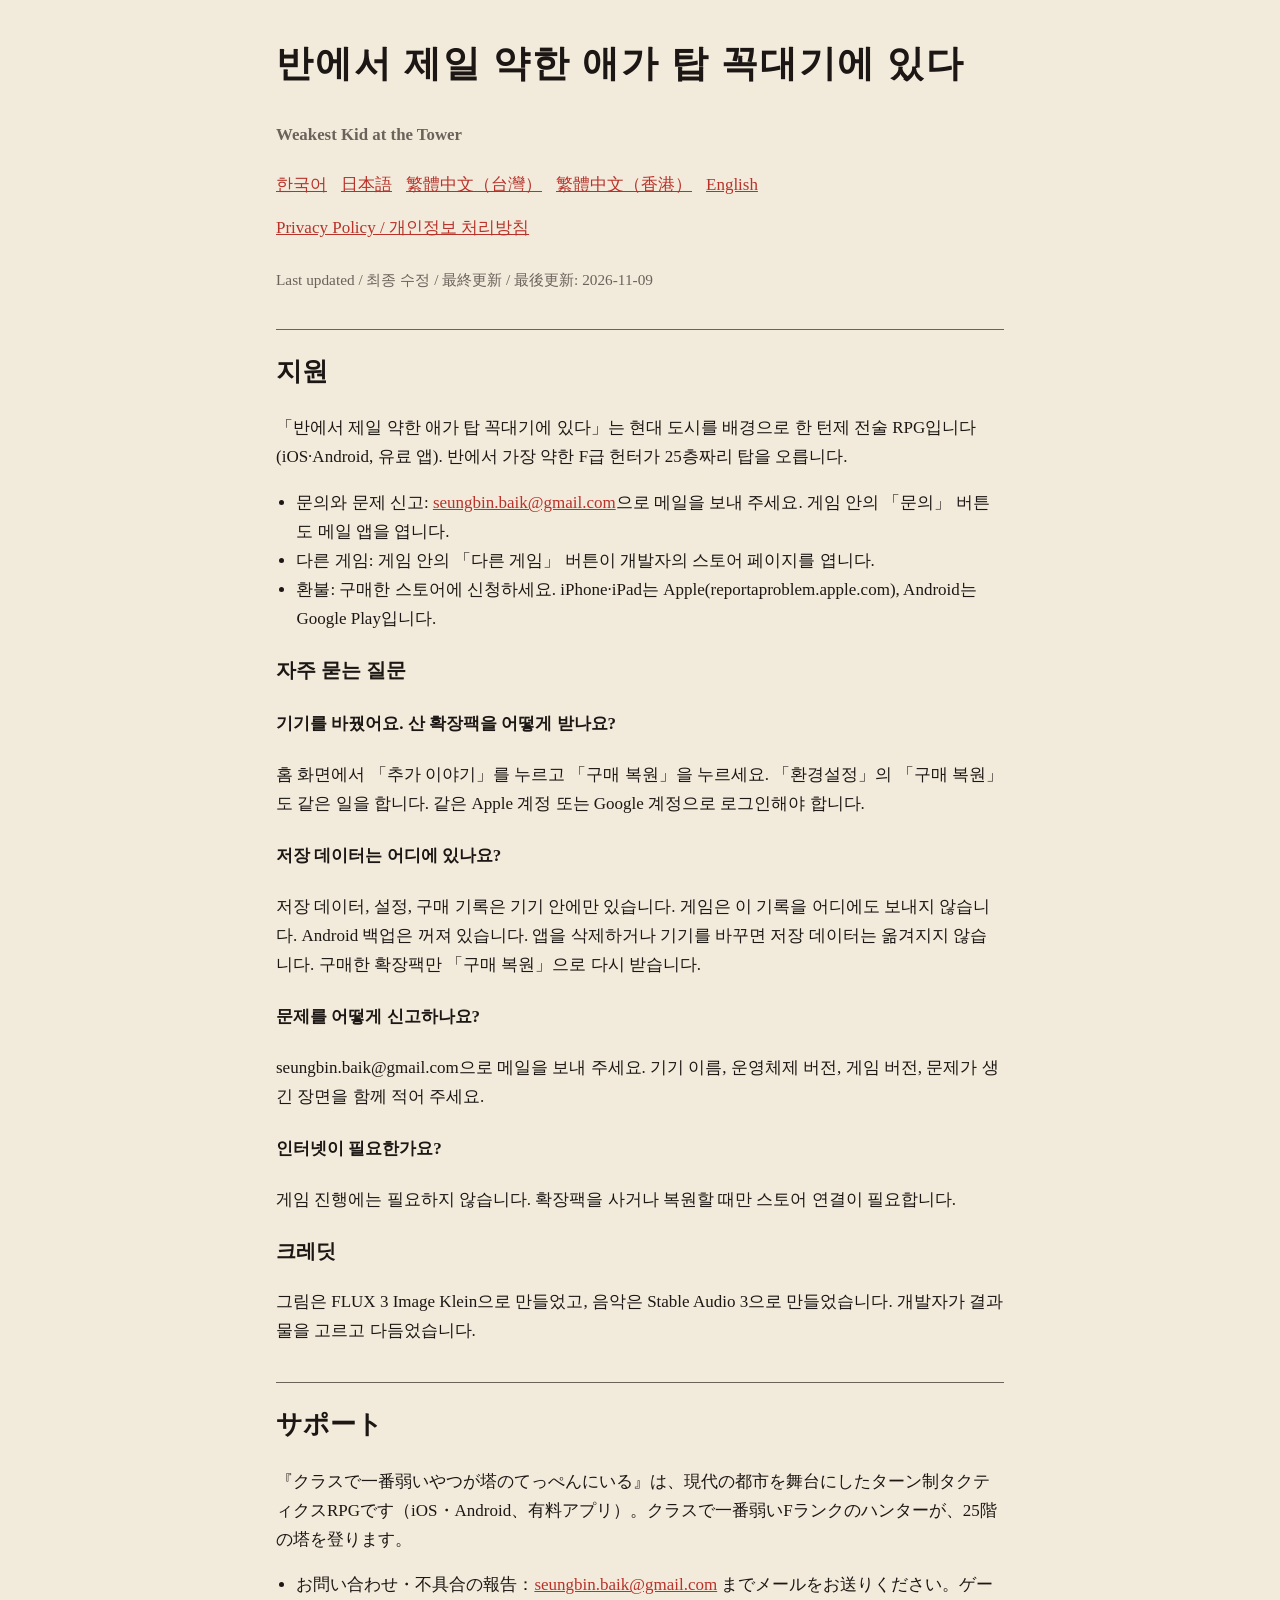
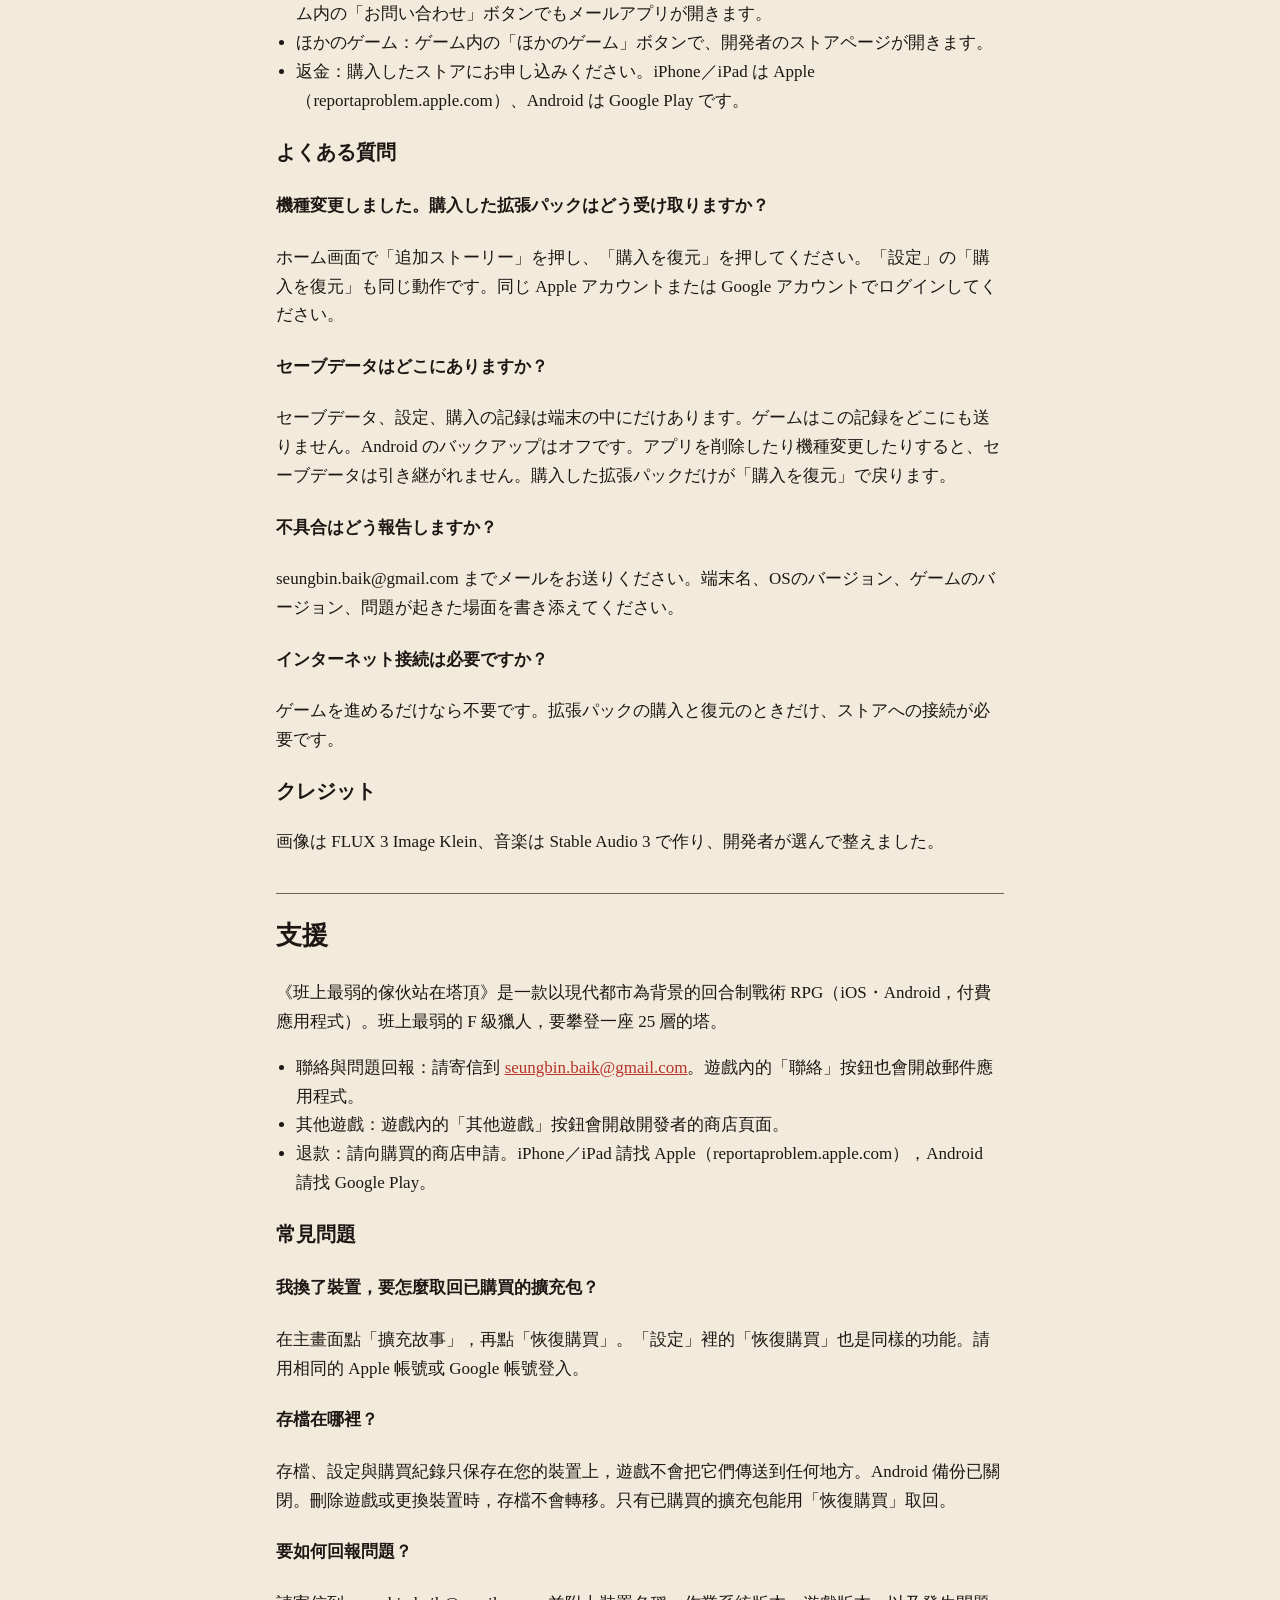
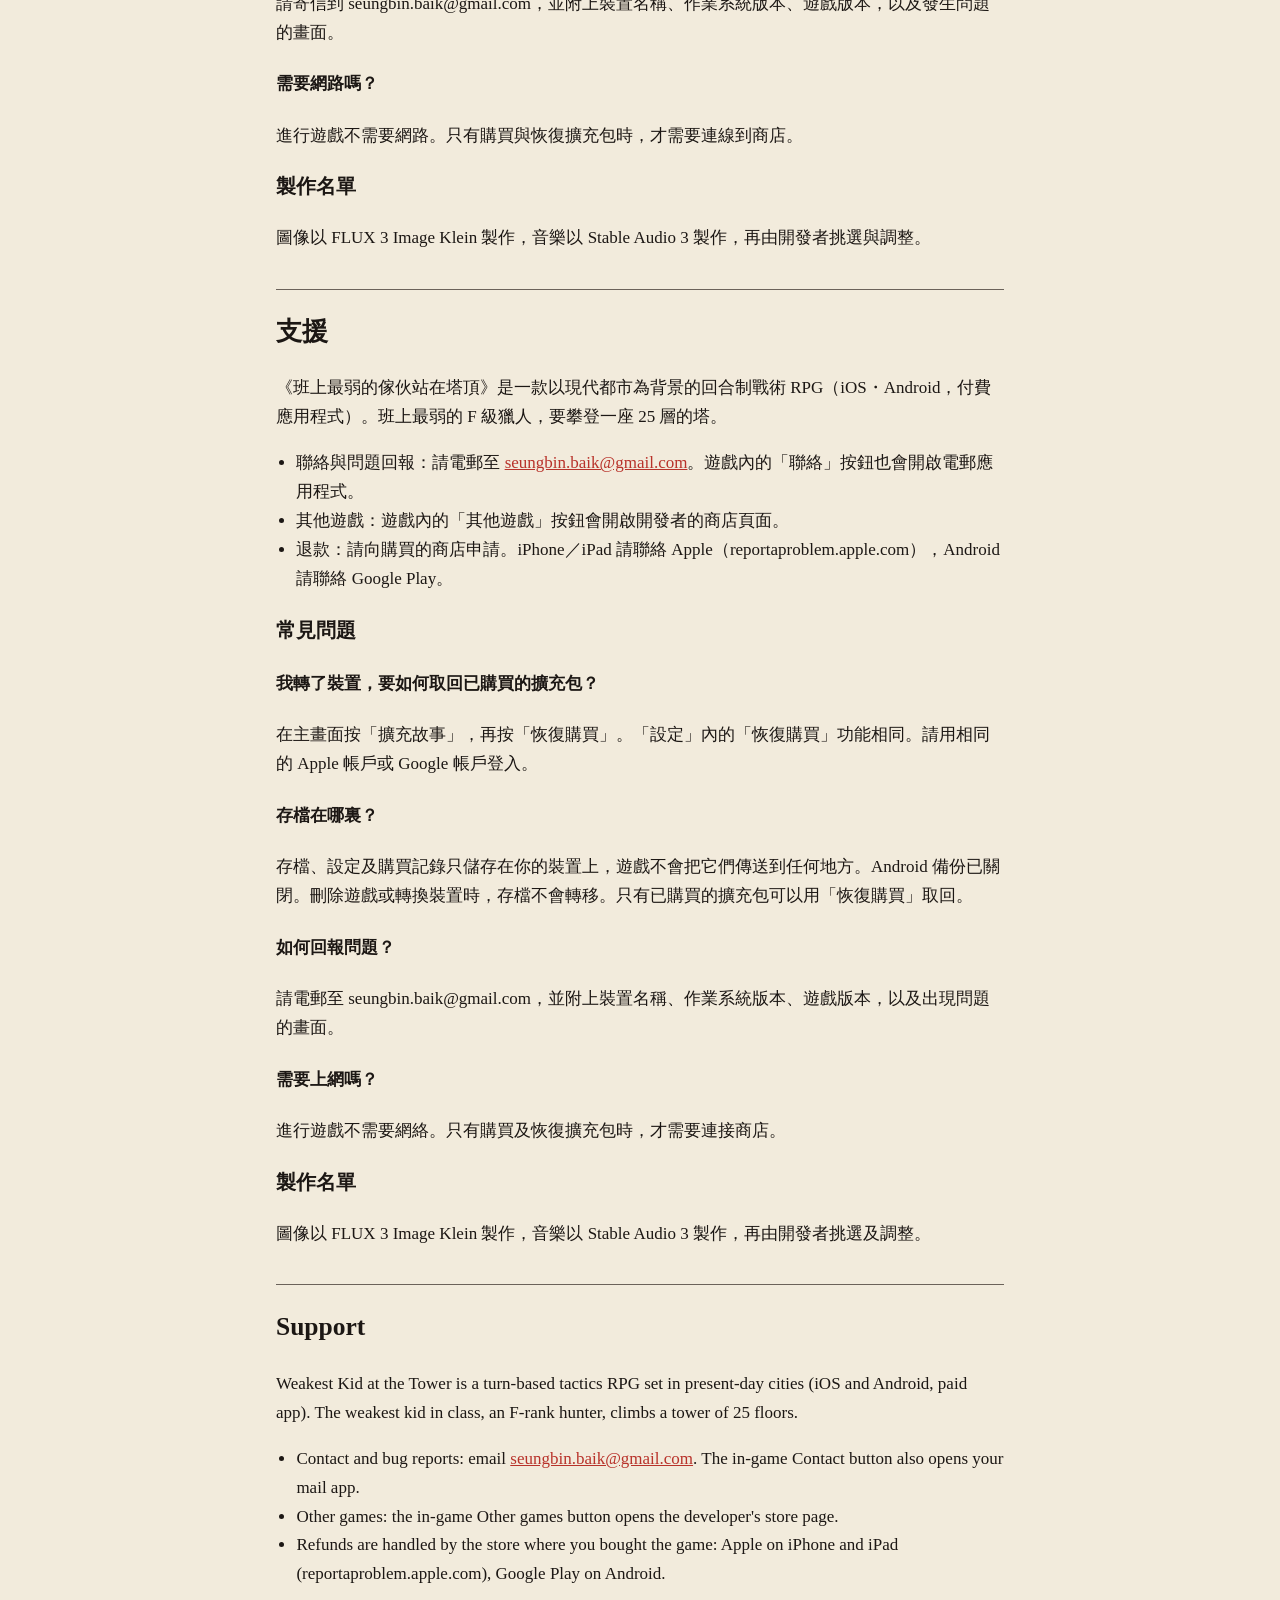
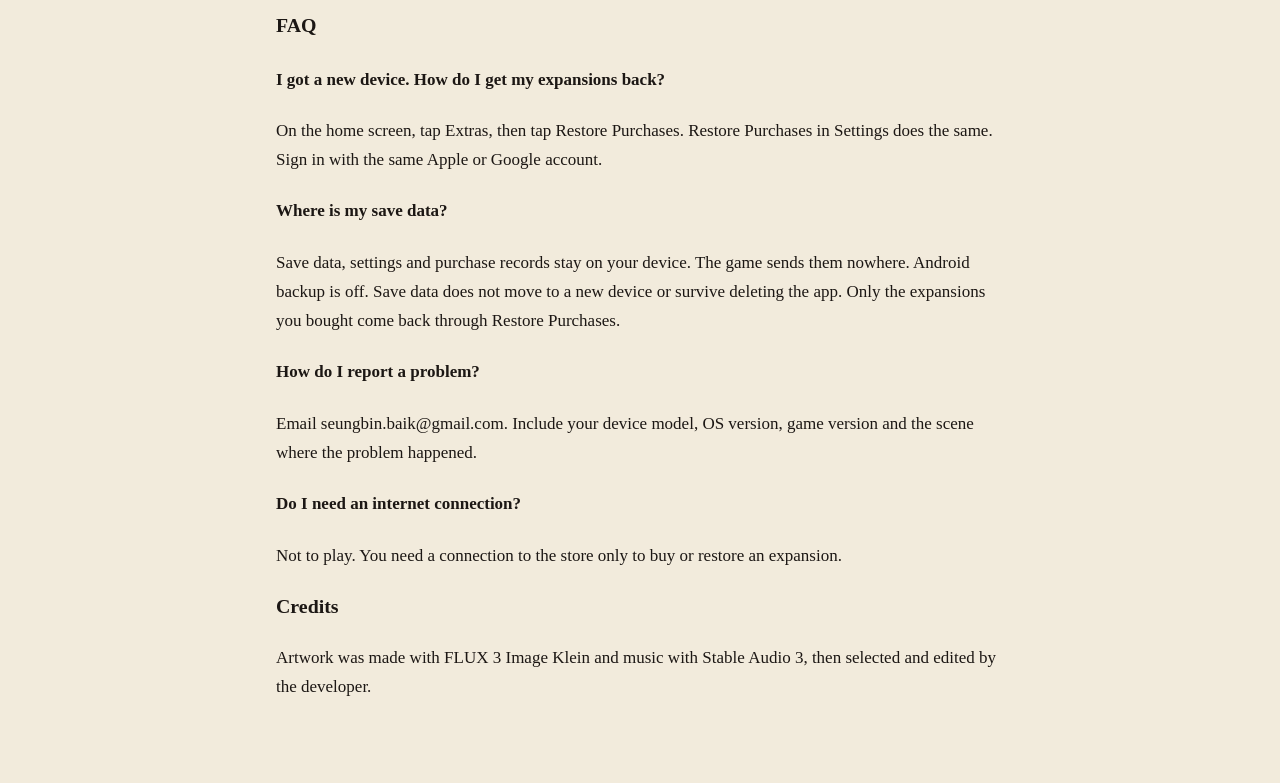
<file: index.html>
<!doctype html>
<html lang="en">
<head>
<meta charset="utf-8">
<meta name="viewport" content="width=device-width, initial-scale=1">
<title>Weakest Kid at the Tower · Support</title>
<link rel="stylesheet" href="style.css">
</head>
<body>
<main>
<h1>반에서 제일 약한 애가 탑 꼭대기에 있다 <small>Weakest Kid at the Tower</small></h1>
<nav><a href="#ko">한국어</a><a href="#ja">日本語</a><a href="#zh-tw">繁體中文（台灣）</a><a href="#zh-hk">繁體中文（香港）</a><a href="#en">English</a><a href="privacy.html">Privacy Policy / 개인정보 처리방침</a></nav>
<p class="lang">Last updated / 최종 수정 / 最終更新 / 最後更新: 2026-11-09</p>

<section id="ko" lang="ko">
<h2>지원</h2>
<p>「반에서 제일 약한 애가 탑 꼭대기에 있다」는 현대 도시를 배경으로 한 턴제 전술 RPG입니다(iOS·Android, 유료 앱). 반에서 가장 약한 F급 헌터가 25층짜리 탑을 오릅니다.</p>
<ul>
<li>문의와 문제 신고: <a href="mailto:seungbin.baik@gmail.com">seungbin.baik@gmail.com</a>으로 메일을 보내 주세요. 게임 안의 「문의」 버튼도 메일 앱을 엽니다.</li>
<li>다른 게임: 게임 안의 「다른 게임」 버튼이 개발자의 스토어 페이지를 엽니다.</li>
<li>환불: 구매한 스토어에 신청하세요. iPhone·iPad는 Apple(reportaproblem.apple.com), Android는 Google Play입니다.</li>
</ul>
<h3>자주 묻는 질문</h3>
<h4>기기를 바꿨어요. 산 확장팩을 어떻게 받나요?</h4>
<p>홈 화면에서 「추가 이야기」를 누르고 「구매 복원」을 누르세요. 「환경설정」의 「구매 복원」도 같은 일을 합니다. 같은 Apple 계정 또는 Google 계정으로 로그인해야 합니다.</p>
<h4>저장 데이터는 어디에 있나요?</h4>
<p>저장 데이터, 설정, 구매 기록은 기기 안에만 있습니다. 게임은 이 기록을 어디에도 보내지 않습니다. Android 백업은 꺼져 있습니다. 앱을 삭제하거나 기기를 바꾸면 저장 데이터는 옮겨지지 않습니다. 구매한 확장팩만 「구매 복원」으로 다시 받습니다.</p>
<h4>문제를 어떻게 신고하나요?</h4>
<p>seungbin.baik@gmail.com으로 메일을 보내 주세요. 기기 이름, 운영체제 버전, 게임 버전, 문제가 생긴 장면을 함께 적어 주세요.</p>
<h4>인터넷이 필요한가요?</h4>
<p>게임 진행에는 필요하지 않습니다. 확장팩을 사거나 복원할 때만 스토어 연결이 필요합니다.</p>
<h3>크레딧</h3>
<p>그림은 FLUX 3 Image Klein으로 만들었고, 음악은 Stable Audio 3으로 만들었습니다. 개발자가 결과물을 고르고 다듬었습니다.</p>
</section>

<section id="ja" lang="ja">
<h2>サポート</h2>
<p>『クラスで一番弱いやつが塔のてっぺんにいる』は、現代の都市を舞台にしたターン制タクティクスRPGです（iOS・Android、有料アプリ）。クラスで一番弱いFランクのハンターが、25階の塔を登ります。</p>
<ul>
<li>お問い合わせ・不具合の報告：<a href="mailto:seungbin.baik@gmail.com">seungbin.baik@gmail.com</a> までメールをお送りください。ゲーム内の「お問い合わせ」ボタンでもメールアプリが開きます。</li>
<li>ほかのゲーム：ゲーム内の「ほかのゲーム」ボタンで、開発者のストアページが開きます。</li>
<li>返金：購入したストアにお申し込みください。iPhone／iPad は Apple（reportaproblem.apple.com）、Android は Google Play です。</li>
</ul>
<h3>よくある質問</h3>
<h4>機種変更しました。購入した拡張パックはどう受け取りますか？</h4>
<p>ホーム画面で「追加ストーリー」を押し、「購入を復元」を押してください。「設定」の「購入を復元」も同じ動作です。同じ Apple アカウントまたは Google アカウントでログインしてください。</p>
<h4>セーブデータはどこにありますか？</h4>
<p>セーブデータ、設定、購入の記録は端末の中にだけあります。ゲームはこの記録をどこにも送りません。Android のバックアップはオフです。アプリを削除したり機種変更したりすると、セーブデータは引き継がれません。購入した拡張パックだけが「購入を復元」で戻ります。</p>
<h4>不具合はどう報告しますか？</h4>
<p>seungbin.baik@gmail.com までメールをお送りください。端末名、OSのバージョン、ゲームのバージョン、問題が起きた場面を書き添えてください。</p>
<h4>インターネット接続は必要ですか？</h4>
<p>ゲームを進めるだけなら不要です。拡張パックの購入と復元のときだけ、ストアへの接続が必要です。</p>
<h3>クレジット</h3>
<p>画像は FLUX 3 Image Klein、音楽は Stable Audio 3 で作り、開発者が選んで整えました。</p>
</section>

<section id="zh-tw" lang="zh-Hant-TW">
<h2>支援</h2>
<p>《班上最弱的傢伙站在塔頂》是一款以現代都市為背景的回合制戰術 RPG（iOS・Android，付費應用程式）。班上最弱的 F 級獵人，要攀登一座 25 層的塔。</p>
<ul>
<li>聯絡與問題回報：請寄信到 <a href="mailto:seungbin.baik@gmail.com">seungbin.baik@gmail.com</a>。遊戲內的「聯絡」按鈕也會開啟郵件應用程式。</li>
<li>其他遊戲：遊戲內的「其他遊戲」按鈕會開啟開發者的商店頁面。</li>
<li>退款：請向購買的商店申請。iPhone／iPad 請找 Apple（reportaproblem.apple.com），Android 請找 Google Play。</li>
</ul>
<h3>常見問題</h3>
<h4>我換了裝置，要怎麼取回已購買的擴充包？</h4>
<p>在主畫面點「擴充故事」，再點「恢復購買」。「設定」裡的「恢復購買」也是同樣的功能。請用相同的 Apple 帳號或 Google 帳號登入。</p>
<h4>存檔在哪裡？</h4>
<p>存檔、設定與購買紀錄只保存在您的裝置上，遊戲不會把它們傳送到任何地方。Android 備份已關閉。刪除遊戲或更換裝置時，存檔不會轉移。只有已購買的擴充包能用「恢復購買」取回。</p>
<h4>要如何回報問題？</h4>
<p>請寄信到 seungbin.baik@gmail.com，並附上裝置名稱、作業系統版本、遊戲版本，以及發生問題的畫面。</p>
<h4>需要網路嗎？</h4>
<p>進行遊戲不需要網路。只有購買與恢復擴充包時，才需要連線到商店。</p>
<h3>製作名單</h3>
<p>圖像以 FLUX 3 Image Klein 製作，音樂以 Stable Audio 3 製作，再由開發者挑選與調整。</p>
</section>

<section id="zh-hk" lang="zh-Hant-HK">
<h2>支援</h2>
<p>《班上最弱的傢伙站在塔頂》是一款以現代都市為背景的回合制戰術 RPG（iOS・Android，付費應用程式）。班上最弱的 F 級獵人，要攀登一座 25 層的塔。</p>
<ul>
<li>聯絡與問題回報：請電郵至 <a href="mailto:seungbin.baik@gmail.com">seungbin.baik@gmail.com</a>。遊戲內的「聯絡」按鈕也會開啟電郵應用程式。</li>
<li>其他遊戲：遊戲內的「其他遊戲」按鈕會開啟開發者的商店頁面。</li>
<li>退款：請向購買的商店申請。iPhone／iPad 請聯絡 Apple（reportaproblem.apple.com），Android 請聯絡 Google Play。</li>
</ul>
<h3>常見問題</h3>
<h4>我轉了裝置，要如何取回已購買的擴充包？</h4>
<p>在主畫面按「擴充故事」，再按「恢復購買」。「設定」內的「恢復購買」功能相同。請用相同的 Apple 帳戶或 Google 帳戶登入。</p>
<h4>存檔在哪裏？</h4>
<p>存檔、設定及購買記錄只儲存在你的裝置上，遊戲不會把它們傳送到任何地方。Android 備份已關閉。刪除遊戲或轉換裝置時，存檔不會轉移。只有已購買的擴充包可以用「恢復購買」取回。</p>
<h4>如何回報問題？</h4>
<p>請電郵至 seungbin.baik@gmail.com，並附上裝置名稱、作業系統版本、遊戲版本，以及出現問題的畫面。</p>
<h4>需要上網嗎？</h4>
<p>進行遊戲不需要網絡。只有購買及恢復擴充包時，才需要連接商店。</p>
<h3>製作名單</h3>
<p>圖像以 FLUX 3 Image Klein 製作，音樂以 Stable Audio 3 製作，再由開發者挑選及調整。</p>
</section>

<section id="en" lang="en">
<h2>Support</h2>
<p>Weakest Kid at the Tower is a turn-based tactics RPG set in present-day cities (iOS and Android, paid app). The weakest kid in class, an F-rank hunter, climbs a tower of 25 floors.</p>
<ul>
<li>Contact and bug reports: email <a href="mailto:seungbin.baik@gmail.com">seungbin.baik@gmail.com</a>. The in-game Contact button also opens your mail app.</li>
<li>Other games: the in-game Other games button opens the developer's store page.</li>
<li>Refunds are handled by the store where you bought the game: Apple on iPhone and iPad (reportaproblem.apple.com), Google Play on Android.</li>
</ul>
<h3>FAQ</h3>
<h4>I got a new device. How do I get my expansions back?</h4>
<p>On the home screen, tap Extras, then tap Restore Purchases. Restore Purchases in Settings does the same. Sign in with the same Apple or Google account.</p>
<h4>Where is my save data?</h4>
<p>Save data, settings and purchase records stay on your device. The game sends them nowhere. Android backup is off. Save data does not move to a new device or survive deleting the app. Only the expansions you bought come back through Restore Purchases.</p>
<h4>How do I report a problem?</h4>
<p>Email seungbin.baik@gmail.com. Include your device model, OS version, game version and the scene where the problem happened.</p>
<h4>Do I need an internet connection?</h4>
<p>Not to play. You need a connection to the store only to buy or restore an expansion.</p>
<h3>Credits</h3>
<p>Artwork was made with FLUX 3 Image Klein and music with Stable Audio 3, then selected and edited by the developer.</p>
</section>
</main>
</body>
</html>
</file>
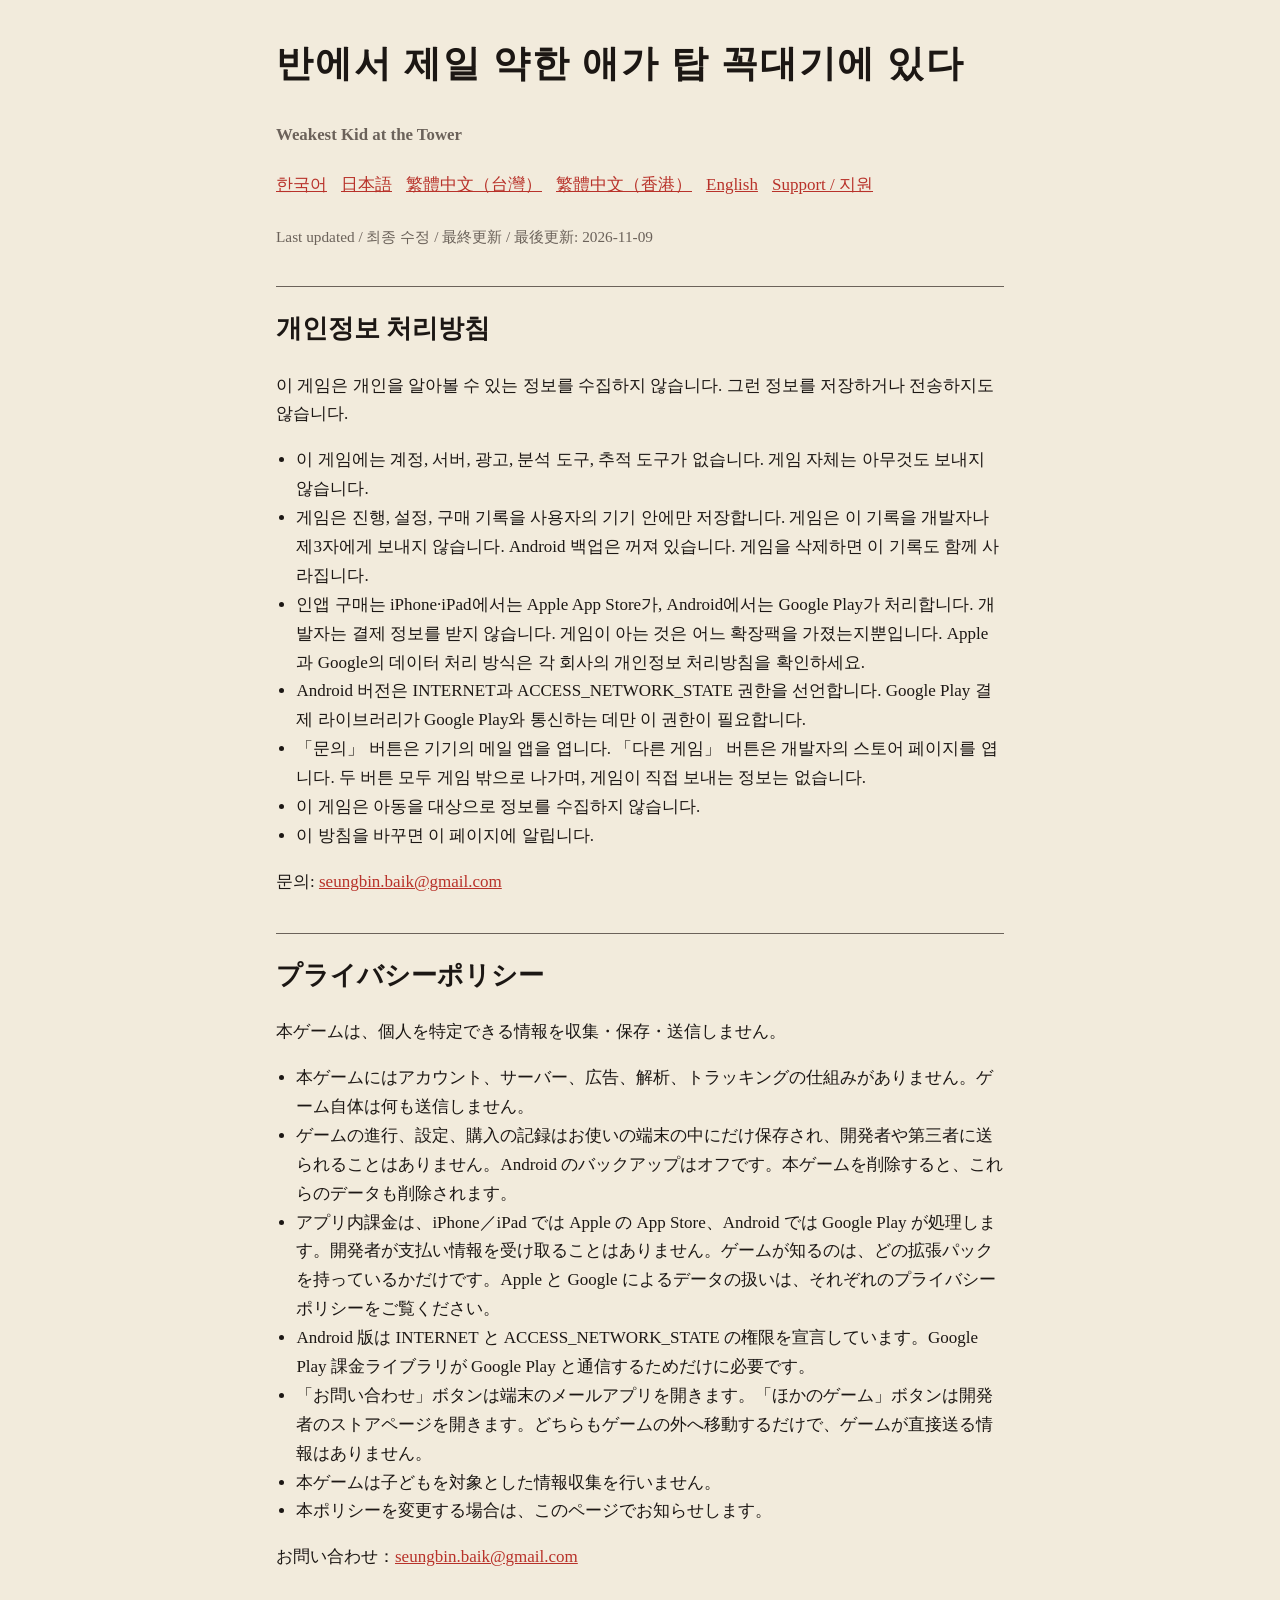
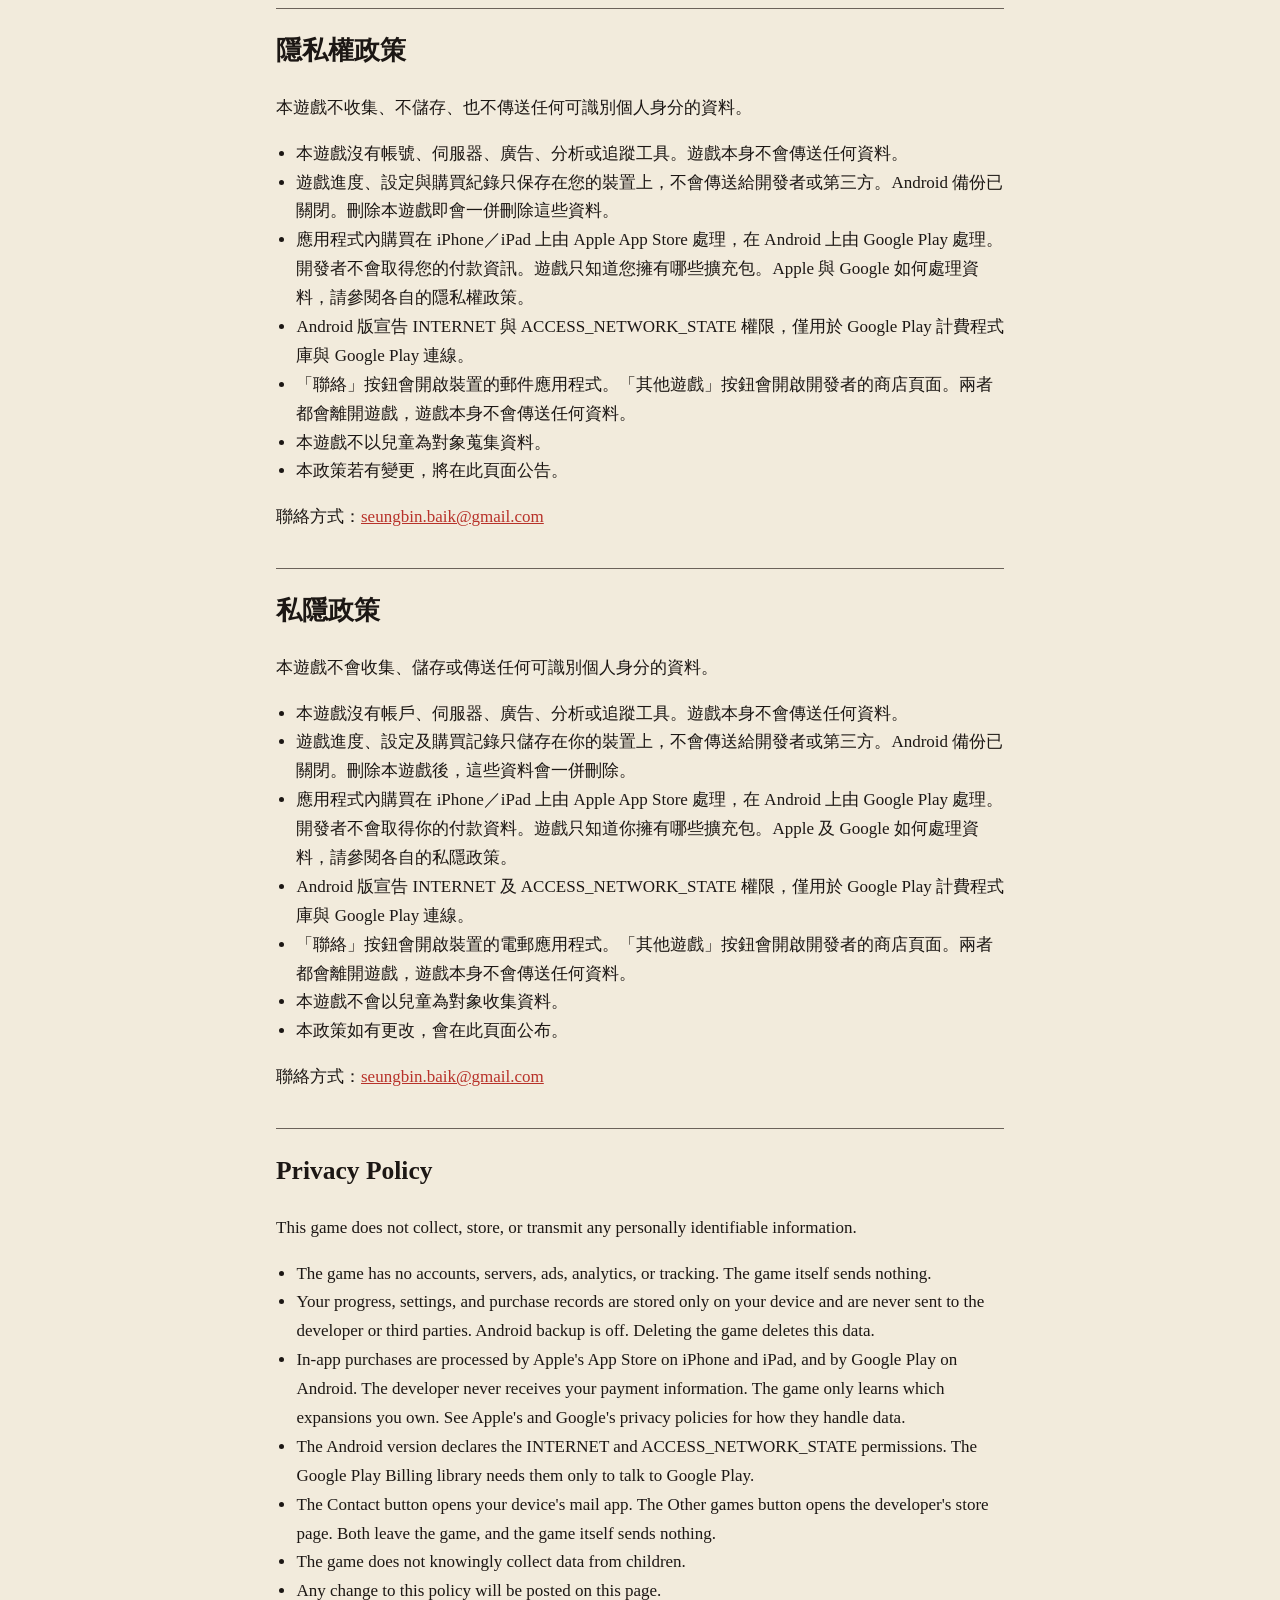
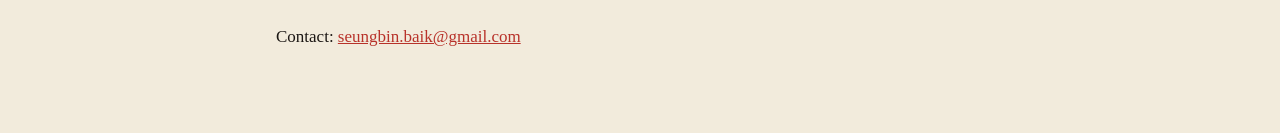
<file: privacy.html>
<!doctype html>
<html lang="en">
<head>
<meta charset="utf-8">
<meta name="viewport" content="width=device-width, initial-scale=1">
<title>Weakest Kid at the Tower · Privacy Policy</title>
<link rel="stylesheet" href="style.css">
</head>
<body>
<main>
<h1>반에서 제일 약한 애가 탑 꼭대기에 있다 <small>Weakest Kid at the Tower</small></h1>
<nav><a href="#ko">한국어</a><a href="#ja">日本語</a><a href="#zh-tw">繁體中文（台灣）</a><a href="#zh-hk">繁體中文（香港）</a><a href="#en">English</a><a href="index.html">Support / 지원</a></nav>
<p class="lang">Last updated / 최종 수정 / 最終更新 / 最後更新: 2026-11-09</p>

<section id="ko" lang="ko">
<h2>개인정보 처리방침</h2>
<p>이 게임은 개인을 알아볼 수 있는 정보를 수집하지 않습니다. 그런 정보를 저장하거나 전송하지도 않습니다.</p>
<ul>
<li>이 게임에는 계정, 서버, 광고, 분석 도구, 추적 도구가 없습니다. 게임 자체는 아무것도 보내지 않습니다.</li>
<li>게임은 진행, 설정, 구매 기록을 사용자의 기기 안에만 저장합니다. 게임은 이 기록을 개발자나 제3자에게 보내지 않습니다. Android 백업은 꺼져 있습니다. 게임을 삭제하면 이 기록도 함께 사라집니다.</li>
<li>인앱 구매는 iPhone·iPad에서는 Apple App Store가, Android에서는 Google Play가 처리합니다. 개발자는 결제 정보를 받지 않습니다. 게임이 아는 것은 어느 확장팩을 가졌는지뿐입니다. Apple과 Google의 데이터 처리 방식은 각 회사의 개인정보 처리방침을 확인하세요.</li>
<li>Android 버전은 INTERNET과 ACCESS_NETWORK_STATE 권한을 선언합니다. Google Play 결제 라이브러리가 Google Play와 통신하는 데만 이 권한이 필요합니다.</li>
<li>「문의」 버튼은 기기의 메일 앱을 엽니다. 「다른 게임」 버튼은 개발자의 스토어 페이지를 엽니다. 두 버튼 모두 게임 밖으로 나가며, 게임이 직접 보내는 정보는 없습니다.</li>
<li>이 게임은 아동을 대상으로 정보를 수집하지 않습니다.</li>
<li>이 방침을 바꾸면 이 페이지에 알립니다.</li>
</ul>
<p>문의: <a href="mailto:seungbin.baik@gmail.com">seungbin.baik@gmail.com</a></p>
</section>

<section id="ja" lang="ja">
<h2>プライバシーポリシー</h2>
<p>本ゲームは、個人を特定できる情報を収集・保存・送信しません。</p>
<ul>
<li>本ゲームにはアカウント、サーバー、広告、解析、トラッキングの仕組みがありません。ゲーム自体は何も送信しません。</li>
<li>ゲームの進行、設定、購入の記録はお使いの端末の中にだけ保存され、開発者や第三者に送られることはありません。Android のバックアップはオフです。本ゲームを削除すると、これらのデータも削除されます。</li>
<li>アプリ内課金は、iPhone／iPad では Apple の App Store、Android では Google Play が処理します。開発者が支払い情報を受け取ることはありません。ゲームが知るのは、どの拡張パックを持っているかだけです。Apple と Google によるデータの扱いは、それぞれのプライバシーポリシーをご覧ください。</li>
<li>Android 版は INTERNET と ACCESS_NETWORK_STATE の権限を宣言しています。Google Play 課金ライブラリが Google Play と通信するためだけに必要です。</li>
<li>「お問い合わせ」ボタンは端末のメールアプリを開きます。「ほかのゲーム」ボタンは開発者のストアページを開きます。どちらもゲームの外へ移動するだけで、ゲームが直接送る情報はありません。</li>
<li>本ゲームは子どもを対象とした情報収集を行いません。</li>
<li>本ポリシーを変更する場合は、このページでお知らせします。</li>
</ul>
<p>お問い合わせ：<a href="mailto:seungbin.baik@gmail.com">seungbin.baik@gmail.com</a></p>
</section>

<section id="zh-tw" lang="zh-Hant-TW">
<h2>隱私權政策</h2>
<p>本遊戲不收集、不儲存、也不傳送任何可識別個人身分的資料。</p>
<ul>
<li>本遊戲沒有帳號、伺服器、廣告、分析或追蹤工具。遊戲本身不會傳送任何資料。</li>
<li>遊戲進度、設定與購買紀錄只保存在您的裝置上，不會傳送給開發者或第三方。Android 備份已關閉。刪除本遊戲即會一併刪除這些資料。</li>
<li>應用程式內購買在 iPhone／iPad 上由 Apple App Store 處理，在 Android 上由 Google Play 處理。開發者不會取得您的付款資訊。遊戲只知道您擁有哪些擴充包。Apple 與 Google 如何處理資料，請參閱各自的隱私權政策。</li>
<li>Android 版宣告 INTERNET 與 ACCESS_NETWORK_STATE 權限，僅用於 Google Play 計費程式庫與 Google Play 連線。</li>
<li>「聯絡」按鈕會開啟裝置的郵件應用程式。「其他遊戲」按鈕會開啟開發者的商店頁面。兩者都會離開遊戲，遊戲本身不會傳送任何資料。</li>
<li>本遊戲不以兒童為對象蒐集資料。</li>
<li>本政策若有變更，將在此頁面公告。</li>
</ul>
<p>聯絡方式：<a href="mailto:seungbin.baik@gmail.com">seungbin.baik@gmail.com</a></p>
</section>

<section id="zh-hk" lang="zh-Hant-HK">
<h2>私隱政策</h2>
<p>本遊戲不會收集、儲存或傳送任何可識別個人身分的資料。</p>
<ul>
<li>本遊戲沒有帳戶、伺服器、廣告、分析或追蹤工具。遊戲本身不會傳送任何資料。</li>
<li>遊戲進度、設定及購買記錄只儲存在你的裝置上，不會傳送給開發者或第三方。Android 備份已關閉。刪除本遊戲後，這些資料會一併刪除。</li>
<li>應用程式內購買在 iPhone／iPad 上由 Apple App Store 處理，在 Android 上由 Google Play 處理。開發者不會取得你的付款資料。遊戲只知道你擁有哪些擴充包。Apple 及 Google 如何處理資料，請參閱各自的私隱政策。</li>
<li>Android 版宣告 INTERNET 及 ACCESS_NETWORK_STATE 權限，僅用於 Google Play 計費程式庫與 Google Play 連線。</li>
<li>「聯絡」按鈕會開啟裝置的電郵應用程式。「其他遊戲」按鈕會開啟開發者的商店頁面。兩者都會離開遊戲，遊戲本身不會傳送任何資料。</li>
<li>本遊戲不會以兒童為對象收集資料。</li>
<li>本政策如有更改，會在此頁面公布。</li>
</ul>
<p>聯絡方式：<a href="mailto:seungbin.baik@gmail.com">seungbin.baik@gmail.com</a></p>
</section>

<section id="en" lang="en">
<h2>Privacy Policy</h2>
<p>This game does not collect, store, or transmit any personally identifiable information.</p>
<ul>
<li>The game has no accounts, servers, ads, analytics, or tracking. The game itself sends nothing.</li>
<li>Your progress, settings, and purchase records are stored only on your device and are never sent to the developer or third parties. Android backup is off. Deleting the game deletes this data.</li>
<li>In-app purchases are processed by Apple's App Store on iPhone and iPad, and by Google Play on Android. The developer never receives your payment information. The game only learns which expansions you own. See Apple's and Google's privacy policies for how they handle data.</li>
<li>The Android version declares the INTERNET and ACCESS_NETWORK_STATE permissions. The Google Play Billing library needs them only to talk to Google Play.</li>
<li>The Contact button opens your device's mail app. The Other games button opens the developer's store page. Both leave the game, and the game itself sends nothing.</li>
<li>The game does not knowingly collect data from children.</li>
<li>Any change to this policy will be posted on this page.</li>
</ul>
<p>Contact: <a href="mailto:seungbin.baik@gmail.com">seungbin.baik@gmail.com</a></p>
</section>
</main>
</body>
</html>
</file>
<file: style.css>
:root { --ink: #1c1714; --paper: #f2ebdc; --red: #b8322a; --muted: #6b625a; }
@media (prefers-color-scheme: dark) { :root { --ink: #ece4d4; --paper: #1b1714; --red: #e0685f; --muted: #a59a8d; } }
* { box-sizing: border-box; }
body { margin: 0; background: var(--paper); color: var(--ink); font: 17px/1.7 "Noto Serif", "Hiragino Mincho ProN", "PMingLiU", serif; }
main { max-width: 760px; margin: 0 auto; padding: 32px 16px 64px; }
h1 { font-size: 2.2em; margin: 0 0 4px; letter-spacing: .05em; }
h1 small { font-size: .45em; color: var(--muted); letter-spacing: 0; }
h2 { border-top: 1px solid var(--muted); padding-top: 20px; margin-top: 36px; }
nav a, a { color: var(--red); }
nav { margin: 12px 0 24px; display: flex; gap: 14px; flex-wrap: wrap; }
.lang { font-size: .9em; color: var(--muted); }
ul { padding-left: 1.2em; }
section[lang] { scroll-margin-top: 8px; }
</file>
